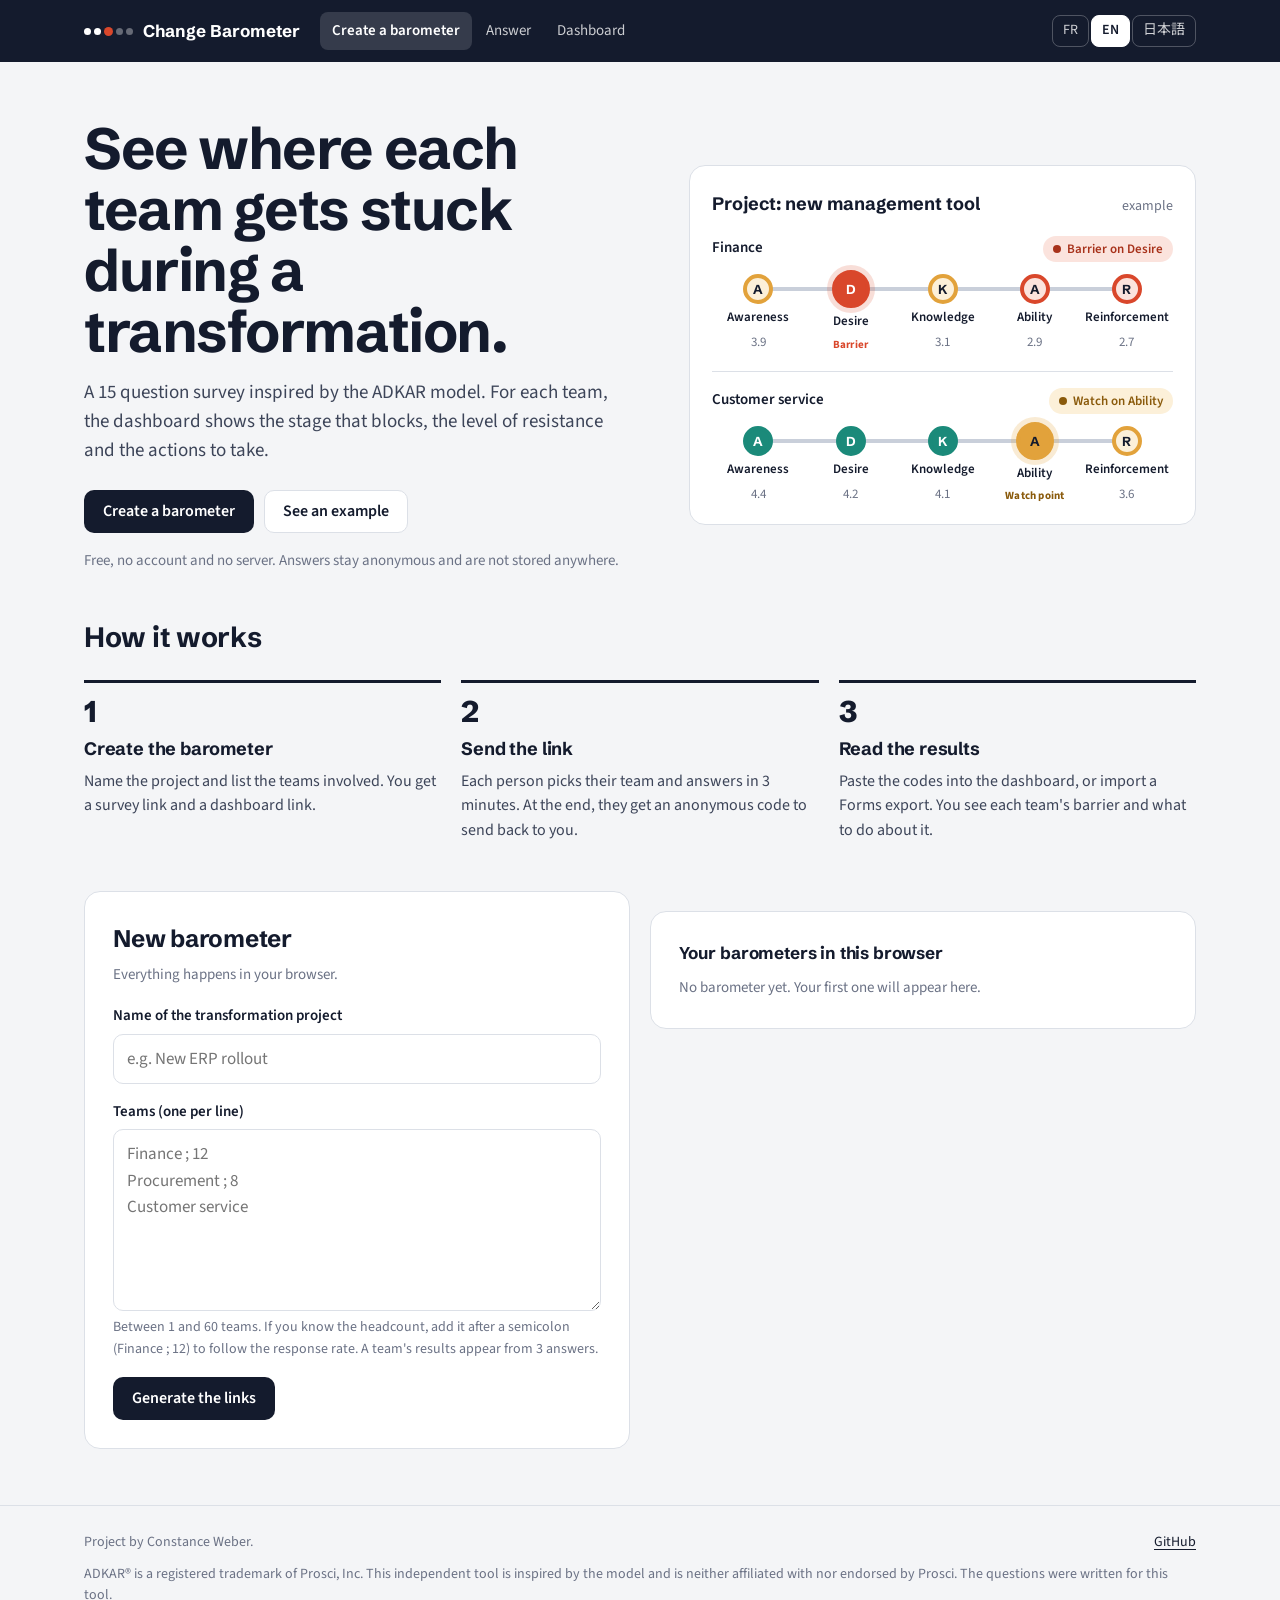
<file: index.html>
<!DOCTYPE html>
<html lang="fr">
<head>
<meta charset="utf-8">
<meta name="viewport" content="width=device-width, initial-scale=1">
<title>Change Barometer</title>
<meta name="description" content="A free ADKAR inspired survey that shows where each team is stuck during a transformation, with recommended actions. No server, no account.">
<link rel="icon" href="data:image/svg+xml,%3Csvg xmlns=%27http://www.w3.org/2000/svg%27 viewBox=%270 0 32 32%27%3E%3Crect width=%2732%27 height=%2732%27 rx=%277%27 fill=%27%23141B2D%27/%3E%3Ccircle cx=%2716%27 cy=%2716%27 r=%277%27 fill=%27%23D9472B%27/%3E%3C/svg%3E">
<link rel="preconnect" href="https://fonts.googleapis.com">
<link rel="preconnect" href="https://fonts.gstatic.com" crossorigin>
<link href="https://fonts.googleapis.com/css2?family=Noto+Sans+JP:wght@400;600;700&family=Schibsted+Grotesk:wght@600;700;800&family=Source+Sans+3:wght@400;600;700&display=swap" rel="stylesheet">
<link rel="stylesheet" href="assets/style.css">
<style>
  .hero-grid { display: grid; grid-template-columns: minmax(0, 1.1fr) minmax(0, 1fr); gap: 48px; align-items: center; }
  .demo { background: var(--surface); border: 1px solid var(--line); border-radius: var(--r-lg); padding: 24px 22px 20px; }
  .demo-head { display: flex; justify-content: space-between; align-items: baseline; gap: 12px; margin-bottom: 18px; }
  .demo-head strong { font-family: var(--display); font-size: 18px; }
  .demo-team { margin-top: 18px; padding-top: 16px; border-top: 1px solid var(--line); }
  .demo-team:first-of-type { margin-top: 0; padding-top: 0; border-top: 0; }
  .demo-team .t { font-weight: 600; font-size: 15px; margin-bottom: 8px; display: flex; justify-content: space-between; gap: 8px; }
  .steps { display: grid; grid-template-columns: repeat(3, minmax(0, 1fr)); gap: 20px; margin: 20px 0 48px; padding: 0; list-style: none; counter-reset: st; }
  .steps li { counter-increment: st; border-top: 3px solid var(--ink); padding-top: 14px; }
  .steps li::before { content: counter(st); font-family: var(--display); font-weight: 800; font-size: 30px; line-height: 1; display: block; margin-bottom: 8px; }
  .steps h3 { margin: 0 0 6px; font-size: 18px; }
  .steps p { margin: 0; color: var(--ink-2); font-size: 16px; }
  .create-grid { display: grid; grid-template-columns: minmax(0, 1fr) minmax(0, 1fr); gap: 20px; align-items: start; }
  .linkbox { display: grid; gap: 6px; margin-bottom: 18px; }
  .linkbox .row { display: flex; gap: 8px; }
  .linkbox input { flex: 1; min-width: 0; font-size: 14px; }
  .mail { white-space: pre-wrap; background: var(--paper); border-radius: var(--r-md); padding: 14px; font-size: 15px; margin: 0 0 10px; }
  .saved { list-style: none; padding: 0; margin: 10px 0 0; display: grid; gap: 8px; }
  .saved li { display: flex; justify-content: space-between; align-items: center; gap: 10px; border: 1px solid var(--line); border-radius: var(--r-md); padding: 10px 12px; }
  .saved .meta { font-size: 14px; color: var(--muted); }
  .empty { color: var(--muted); font-size: 15px; }
  .qr-row { display: grid; grid-template-columns: 120px minmax(0, 1fr); gap: 16px; align-items: center; margin: 4px 0 20px; padding: 14px; background: var(--paper); border-radius: var(--r-md); }
  .qr-box svg { width: 100%; height: auto; display: block; border-radius: 6px; }
  @media (max-width: 860px) {
    .hero-grid, .create-grid { grid-template-columns: minmax(0, 1fr); gap: 28px; }
    .steps { grid-template-columns: minmax(0, 1fr); }
  }
</style>
</head>
<body data-page="home">
<header id="nav" class="nav"></header>

<main class="wrap">
  <section class="hero hero-grid">
    <div>
      <h1 id="h1"></h1>
      <p class="lead" id="lead"></p>
      <div class="actions-row">
        <a class="btn btn-primary" href="#create" id="ctaCreate"></a>
        <a class="btn btn-secondary" href="dashboard.html#demo" id="ctaDemo"></a>
      </div>
      <p class="sub" style="margin-top:16px" id="privacy"></p>
    </div>
    <div class="demo" aria-labelledby="demoTitle">
      <div class="demo-head"><strong id="demoTitle"></strong><span class="note" id="demoNote"></span></div>
      <div id="demoTeams"></div>
    </div>
  </section>

  <h2 id="howTitle" style="font-size:28px;margin:8px 0 0"></h2>
  <ol class="steps" id="steps"></ol>

  <section id="create" class="create-grid">
    <form class="panel" id="form" novalidate>
      <h2 id="formTitle"></h2>
      <p class="sub" id="formSub" style="margin-bottom:18px"></p>
      <div class="field">
        <label for="name" id="nameLabel"></label>
        <input class="input" id="name" maxlength="120" autocomplete="off">
      </div>
      <div class="field">
        <label for="teams" id="teamsLabel"></label>
        <textarea class="input" id="teams" rows="6" style="resize:vertical"></textarea>
        <span class="note" id="teamsHint"></span>
      </div>
      <div class="error" id="formError" hidden></div>
      <div class="actions-row" style="margin-top:12px"><button class="btn btn-primary" type="submit" id="submit"></button></div>
    </form>

    <div>
      <div class="panel" id="result" hidden>
        <h2 id="resTitle"></h2>
        <p class="sub" id="resSub" style="margin-bottom:18px"></p>
        <div class="linkbox">
          <span class="label" id="surveyLabel"></span>
          <div class="row"><input class="input" id="surveyLink" readonly><button class="btn btn-secondary btn-sm" type="button" data-copy="surveyLink" id="copy1"></button></div>
        </div>
        <div class="linkbox">
          <span class="label" id="dashLabel"></span>
          <div class="row"><input class="input" id="dashLink" readonly><button class="btn btn-secondary btn-sm" type="button" data-copy="dashLink" id="copy2"></button></div>
          <span class="note" id="dashHint"></span>
        </div>
        <div class="qr-row">
          <div class="qr-box" id="qrBox" aria-hidden="true"></div>
          <div><span class="label" id="qrLabel"></span><p class="note" id="qrHint" style="margin:4px 0 10px"></p>
            <div class="actions-row"><button class="btn btn-secondary btn-sm" type="button" id="qrPng"></button><a class="btn btn-secondary btn-sm" id="posterLink" href="#" target="_blank" rel="noopener"></a></div></div>
        </div>
        <span class="label" id="mailLabel"></span>
        <pre class="mail" id="mail"></pre>
        <div class="actions-row">
          <button class="btn btn-secondary btn-sm" type="button" id="copyMail"></button>
          <a class="btn btn-secondary btn-sm" id="testSurvey" href="#" target="_blank" rel="noopener"></a>
          <a class="btn btn-quiet btn-sm" id="openDash" href="#"></a>
        </div>
      </div>
      <div class="panel" id="savedPanel">
        <h3 id="savedTitle"></h3>
        <ul class="saved" id="saved"></ul>
      </div>
    </div>
  </section>
</main>

<footer id="footer" class="site"></footer>

<script src="assets/core.js"></script>
<script src="assets/page.js"></script>
<script src="assets/qr.js"></script>
<script>
(function () {
  const T = {
    fr: {
      title: "Baromètre du changement",
      h1: "Voyez où chaque équipe décroche pendant une transformation.",
      lead: "Un sondage de 15 questions inspiré du modèle ADKAR. Pour chaque équipe, le tableau de bord montre l'étape qui bloque, le niveau de résistance et les actions à lancer.",
      create: "Créer un baromètre", demo: "Voir un exemple",
      privacy: "Gratuit, sans compte et sans serveur. Les réponses restent anonymes et ne sont stockées nulle part.",
      demoTitle: "Projet : nouvel outil de gestion", demoNote: "exemple",
      demoTeams: [["Finance", "Bloquant sur Envie"], ["Service client", "À surveiller sur Capacité"]],
      stop: "Blocage", watchpt: "Point d'attention",
      how: "Comment ça marche",
      steps: [
        ["Créez le baromètre", "Donnez un nom au projet et listez les équipes concernées. Vous obtenez un lien de sondage et un lien de tableau de bord."],
        ["Envoyez le lien", "Chaque personne choisit son équipe et répond en 3 minutes. À la fin, elle reçoit un code anonyme à vous renvoyer."],
        ["Lisez les résultats", "Collez les codes dans le tableau de bord, ou importez un export Forms. Vous voyez le blocage de chaque équipe et quoi faire."],
      ],
      formTitle: "Nouveau baromètre", formSub: "Tout se fait dans votre navigateur.",
      name: "Nom du projet de transformation", namePh: "Ex. Déploiement du nouvel ERP",
      teams: "Équipes (une par ligne)", teamsPh: "Finance ; 12\nAchats ; 8\nService client",
      teamsHint: "Entre 1 et 60 équipes. Si vous connaissez l'effectif, ajoutez-le après un point-virgule (Finance ; 12) pour suivre le taux de réponse. Les résultats d'une équipe s'affichent à partir de 3 réponses.", qrLabel: "QR code du sondage", qrHint: "Pour les équipes sans mail : à afficher en réunion ou sur une affiche.", qrPng: "Télécharger le QR code", poster: "Imprimer une affiche",
      submit: "Générer les liens",
      errName: "Indiquez le nom du projet.", errTeams: "Ajoutez au moins une équipe.", errMany: "60 équipes au maximum.",
      resTitle: "Votre baromètre est prêt", resSub: "Gardez le lien du tableau de bord pour vous. Le baromètre est aussi enregistré dans ce navigateur.",
      surveyLink: "Lien du sondage à envoyer aux équipes", dashLink: "Lien du tableau de bord (pour vous)",
      dashHint: "Le tableau de bord ne contient aucune réponse tant que vous n'y collez pas les codes reçus.",
      mail: "Message à copier", copy: "Copier", copied: "Copié", copyMail: "Copier le message", openDash: "Ouvrir le tableau de bord", test: "Tester le sondage", answers: (k) => `${k} réponse${k > 1 ? "s" : ""} reçue${k > 1 ? "s" : ""}`,
      mailText: (n, url) => `Objet : 3 minutes pour nous aider sur le projet ${n}\n\nBonjour,\n\nNous voulons savoir comment vous vivez le projet ${n}, pour adapter l'accompagnement à votre équipe.\n\nLe questionnaire prend 3 minutes et il est anonyme : ${url}\n\nÀ la fin, un code s'affiche. Il suffit de me le renvoyer par retour de mail. Il ne contient ni votre nom ni votre adresse.\n\nMerci beaucoup !`,
      saved: "Vos baromètres sur ce navigateur", none: "Aucun baromètre pour l'instant. Le premier apparaîtra ici.",
      teamsCount: (k) => `${k} équipe${k > 1 ? "s" : ""}`, open: "Ouvrir", code: "code", remove: "Retirer", removed: "Baromètre retiré de cette liste",
    },
    en: {
      title: "Change Barometer",
      h1: "See where each team gets stuck during a transformation.",
      lead: "A 15 question survey inspired by the ADKAR model. For each team, the dashboard shows the stage that blocks, the level of resistance and the actions to take.",
      create: "Create a barometer", demo: "See an example",
      privacy: "Free, no account and no server. Answers stay anonymous and are not stored anywhere.",
      demoTitle: "Project: new management tool", demoNote: "example",
      demoTeams: [["Finance", "Barrier on Desire"], ["Customer service", "Watch on Ability"]],
      stop: "Barrier", watchpt: "Watch point",
      how: "How it works",
      steps: [
        ["Create the barometer", "Name the project and list the teams involved. You get a survey link and a dashboard link."],
        ["Send the link", "Each person picks their team and answers in 3 minutes. At the end, they get an anonymous code to send back to you."],
        ["Read the results", "Paste the codes into the dashboard, or import a Forms export. You see each team's barrier and what to do about it."],
      ],
      formTitle: "New barometer", formSub: "Everything happens in your browser.",
      name: "Name of the transformation project", namePh: "e.g. New ERP rollout",
      teams: "Teams (one per line)", teamsPh: "Finance ; 12\nProcurement ; 8\nCustomer service",
      teamsHint: "Between 1 and 60 teams. If you know the headcount, add it after a semicolon (Finance ; 12) to follow the response rate. A team's results appear from 3 answers.", qrLabel: "Survey QR code", qrHint: "For teams without email: show it in a meeting or on a poster.", qrPng: "Download the QR code", poster: "Print a poster",
      submit: "Generate the links",
      errName: "Enter the project name.", errTeams: "Add at least one team.", errMany: "60 teams at most.",
      resTitle: "Your barometer is ready", resSub: "Keep the dashboard link for yourself. The barometer is also saved in this browser.",
      surveyLink: "Survey link to send to the teams", dashLink: "Dashboard link (for you)",
      dashHint: "The dashboard holds no answers until you paste in the codes you receive.",
      mail: "Message to copy", copy: "Copy", copied: "Copied", copyMail: "Copy the message", openDash: "Open the dashboard", test: "Try the survey", answers: (k) => `${k} answer${k > 1 ? "s" : ""} received`,
      mailText: (n, url) => `Subject: 3 minutes to help us with ${n}\n\nHello,\n\nWe would like to know how you are experiencing the ${n} project, so we can adapt the support to your team.\n\nThe survey takes 3 minutes and is anonymous: ${url}\n\nAt the end, a code appears. Just reply to this email with it. It contains neither your name nor your email address.\n\nThank you!`,
      saved: "Your barometers in this browser", none: "No barometer yet. Your first one will appear here.",
      teamsCount: (k) => `${k} team${k > 1 ? "s" : ""}`, open: "Open", code: "code", remove: "Remove", removed: "Barometer removed from this list",
    },
    ja: {
      title: "チェンジ・バロメーター",
      h1: "変革のなかで、どのチームがどこでつまずいているかが見える。",
      lead: "ADKARモデルを参考にした15問のアンケートです。チームごとに、障壁となっている段階、抵抗の度合い、取るべき施策をダッシュボードで示します。",
      create: "バロメーターを作成", demo: "サンプルを見る",
      privacy: "無料、アカウント不要、サーバーなし。回答は匿名で、どこにも保存されません。",
      demoTitle: "プロジェクト：新しい管理ツール", demoNote: "サンプル",
      demoTeams: [["経理", "意欲が障壁"], ["カスタマーサービス", "能力が要注意"]],
      stop: "障壁", watchpt: "要注意",
      how: "使い方",
      steps: [
        ["バロメーターを作成", "プロジェクト名と対象チームを入力すると、アンケート用リンクとダッシュボード用リンクが発行されます。"],
        ["リンクを送る", "回答者はチームを選び、3分で回答します。最後に表示される匿名コードを返信してもらいます。"],
        ["結果を読む", "コードをダッシュボードに貼り付けるか、Formsのエクスポートを取り込みます。各チームの障壁と打ち手がわかります。"],
      ],
      formTitle: "新しいバロメーター", formSub: "すべてブラウザ内で完結します。",
      name: "変革プロジェクト名", namePh: "例：新ERPの導入",
      teams: "チーム（1行に1つ）", teamsPh: "経理 ; 12\n購買 ; 8\nカスタマーサービス",
      teamsHint: "1〜60チーム。人数がわかる場合はセミコロンの後に入力すると（経理 ; 12）回答率を確認できます。各チームの結果は回答が3件以上集まると表示されます。", qrLabel: "アンケートのQRコード", qrHint: "メールを使わないチーム向け：会議やポスターで表示してください。", qrPng: "QRコードをダウンロード", poster: "ポスターを印刷",
      submit: "リンクを発行",
      errName: "プロジェクト名を入力してください。", errTeams: "チームを1つ以上追加してください。", errMany: "チームは60までです。",
      resTitle: "バロメーターの準備ができました", resSub: "ダッシュボード用リンクはご自身で保管してください。このブラウザにも保存されています。",
      surveyLink: "チームに送るアンケート用リンク", dashLink: "ダッシュボード用リンク（ご自身用）",
      dashHint: "受け取ったコードを貼り付けるまで、ダッシュボードに回答は含まれません。",
      mail: "コピー用メッセージ", copy: "コピー", copied: "コピーしました", copyMail: "メッセージをコピー", openDash: "ダッシュボードを開く", test: "アンケートを試す", answers: (k) => `回答${k}件`,
      mailText: (n, url) => `件名：「${n}」に関する3分間のアンケートのお願い\n\nお疲れさまです。\n\n「${n}」について皆さんがどう感じているかを把握し、チームに合ったサポートを行うためのアンケートです。\n\n所要時間は3分、匿名です：${url}\n\n最後に表示されるコードを、このメールへの返信でお送りください。コードにはお名前もメールアドレスも含まれません。\n\nご協力よろしくお願いいたします。`,
      saved: "このブラウザのバロメーター", none: "まだバロメーターはありません。作成するとここに表示されます。",
      teamsCount: (k) => `${k}チーム`, open: "開く", code: "コード", remove: "削除", removed: "一覧から削除しました",
    },
  };

  const KEY = "cb-surveys-v1";
  const load = () => { try { return JSON.parse(localStorage.getItem(KEY)) || []; } catch (e) { return []; } };
  const store = (list) => { try { localStorage.setItem(KEY, JSON.stringify(list.slice(0, 30))); } catch (e) { /* ignore */ } };
  const $ = (id) => document.getElementById(id);
  let current = null;

  const urlFor = (page, token) => new URL(page, location.href).href.split("#")[0] + "#s=" + token;

  // Demo lines in the hero: fixed example scores
  const DEMO = [
    { A: 3.9, D: 2.6, K: 3.1, B: 2.9, R: 2.7 },
    { A: 4.4, D: 4.2, K: 4.1, B: 3.4, R: 3.6 },
  ];
  function lineHtml(scores, lang, t) {
    const bp = CB.barrierPoint(scores);
    return `<div class="line">${CB.STAGES.map((s) => {
      const st = CB.statusOf(scores[s]);
      const stop = bp && bp.stage === s;
      return `<div class="station${stop ? " stop" : ""}${stop && bp.kind === "watch" ? " watchpt" : ""}" data-s="${st}">
        <span class="dot">${s === "B" ? "A" : s}</span>
        <span class="name">${CB.esc(CB.STAGE_NAMES[lang][s])}</span>
        ${stop ? `<span class="stop-label">${CB.esc(bp.kind === "watch" ? t.watchpt : t.stop)}</span>` : `<span class="score">${scores[s].toFixed(1)}</span>`}
      </div>`;
    }).join("")}</div>`;
  }

  const count = (id) => { try { return CB.countCodes(localStorage.getItem("cb-codes-" + id) || "", id); } catch (e) { return 0; } };

  function renderSaved(t) {
    const list = load();
    $("saved").innerHTML = list.length ? list.map((s, i) => `<li>
      <div><strong>${CB.esc(s.name)}</strong><div class="meta">${CB.esc(t.teamsCount(s.teams.length))}, ${CB.esc(t.answers(count(s.id)))}</div></div>
      <div class="actions-row"><a class="btn btn-secondary btn-sm" href="${CB.esc(urlFor("dashboard.html", s.token))}">${CB.esc(t.open)}</a>
      <button class="btn btn-quiet btn-sm" type="button" data-rm="${i}">${CB.esc(t.remove)}</button></div></li>`).join("")
      : `<li class="empty" style="border:0;padding:0">${CB.esc(t.none)}</li>`;
    $("saved").querySelectorAll("[data-rm]").forEach((b) => b.addEventListener("click", () => {
      const l = load(); l.splice(Number(b.dataset.rm), 1); store(l); renderSaved(T[Page.lang]); Page.toast(T[Page.lang].removed);
    }));
  }

  function renderResult(t) {
    if (!current) return;
    const s = urlFor("survey.html", current.token);
    const d = urlFor("dashboard.html", current.token);
    $("surveyLink").value = s; $("dashLink").value = d; $("openDash").href = d; $("testSurvey").href = s; $("posterLink").href = "poster.html#s=" + current.token;
    if ($("qrBox").dataset.url !== s) { current.qr = QR.encode(s, "M"); $("qrBox").innerHTML = QR.toSvg(current.qr, 2); $("qrBox").dataset.url = s; }
    $("mail").textContent = t.mailText(current.name, s);
    $("result").hidden = false;
  }

  function render(lang) {
    const t = T[lang];
    document.title = t.title;
    const set = (id, v) => { $(id).textContent = v; };
    set("h1", t.h1); set("lead", t.lead); set("ctaCreate", t.create); set("ctaDemo", t.demo); set("privacy", t.privacy);
    set("demoTitle", t.demoTitle); set("demoNote", t.demoNote); set("howTitle", t.how);
    $("demoTeams").innerHTML = DEMO.map((sc, i) => `<div class="demo-team"><div class="t"><span>${CB.esc(t.demoTeams[i][0])}</span>
      <span class="pill pill-${CB.barrierPoint(sc).kind}">${CB.esc(t.demoTeams[i][1])}</span></div>${lineHtml(sc, lang, t)}</div>`).join("");
    $("steps").innerHTML = t.steps.map(([h, p]) => `<li><h3>${CB.esc(h)}</h3><p>${CB.esc(p)}</p></li>`).join("");
    set("formTitle", t.formTitle); set("formSub", t.formSub); set("nameLabel", t.name); set("teamsLabel", t.teams);
    $("name").placeholder = t.namePh; $("teams").placeholder = t.teamsPh; set("teamsHint", t.teamsHint); set("submit", t.submit);
    set("resTitle", t.resTitle); set("resSub", t.resSub); set("surveyLabel", t.surveyLink); set("dashLabel", t.dashLink);
    set("dashHint", t.dashHint); set("mailLabel", t.mail); set("copy1", t.copy); set("copy2", t.copy);
    set("copyMail", t.copyMail); set("qrLabel", t.qrLabel); set("qrHint", t.qrHint); set("qrPng", t.qrPng); set("posterLink", t.poster); set("openDash", t.openDash); set("testSurvey", t.test); set("savedTitle", t.saved);
    if (!$("formError").hidden && $("formError").dataset.key) set("formError", t[$("formError").dataset.key]);
    renderResult(t);
    renderSaved(t);
  }

  $("form").addEventListener("submit", (e) => {
    e.preventDefault();
    const t = T[Page.lang];
    const name = $("name").value.trim();
    const sizes = {};
    const teams = [...new Set($("teams").value.split(/\r?\n/).map((x) => {
      const m = x.trim().match(/^(.*?)\s*[;\t]\s*(\d{1,5})\s*$/);
      if (!m) return x.trim().replace(/\s*;\s*$/, "");
      const name = m[1].trim().slice(0, 60);
      if (name && Number(m[2]) > 0) sizes[name] = Number(m[2]);
      return name;
    }).filter(Boolean))];
    const err = !name ? "errName" : !teams.length ? "errTeams" : teams.length > 60 ? "errMany" : null;
    if (err) {
      $("formError").textContent = t[err]; $("formError").dataset.key = err; $("formError").hidden = false;
      $(err === "errName" ? "name" : "teams").focus();
      return;
    }
    $("formError").hidden = true;
    const survey = { id: CB.randomId(), name, teams: teams.map((x) => x.slice(0, 60)) };
    current = { ...survey, token: CB.encodeSurvey(survey) };
    const list = load(); list.unshift({ id: current.id, name: current.name, teams: current.teams, token: current.token }); store(list);
    try { if (Object.keys(sizes).length) localStorage.setItem("cb-state-" + survey.id, JSON.stringify({ sizes, plan: {} })); } catch (e) { /* ignore */ }
    render(Page.lang);
    $("result").scrollIntoView({ block: "start" });
  });

  document.querySelectorAll("[data-copy]").forEach((b) => b.addEventListener("click", () => Page.copy($(b.dataset.copy).value, T[Page.lang].copied)));
  $("qrPng").addEventListener("click", () => {
    const a = document.createElement("a");
    a.href = QR.toCanvas(current.qr, 12, 4).toDataURL("image/png");
    a.download = current.name.replace(/[^\w\u00C0-\u024F\u3040-\u30FF\u4E00-\u9FFF-]+/g, "_") + "_qr.png";
    document.body.appendChild(a); a.click(); a.remove();
  });
  $("copyMail").addEventListener("click", () => Page.copy($("mail").textContent, T[Page.lang].copied));

  Page.start(render);
})();
</script>
</body>
</html>
</file>
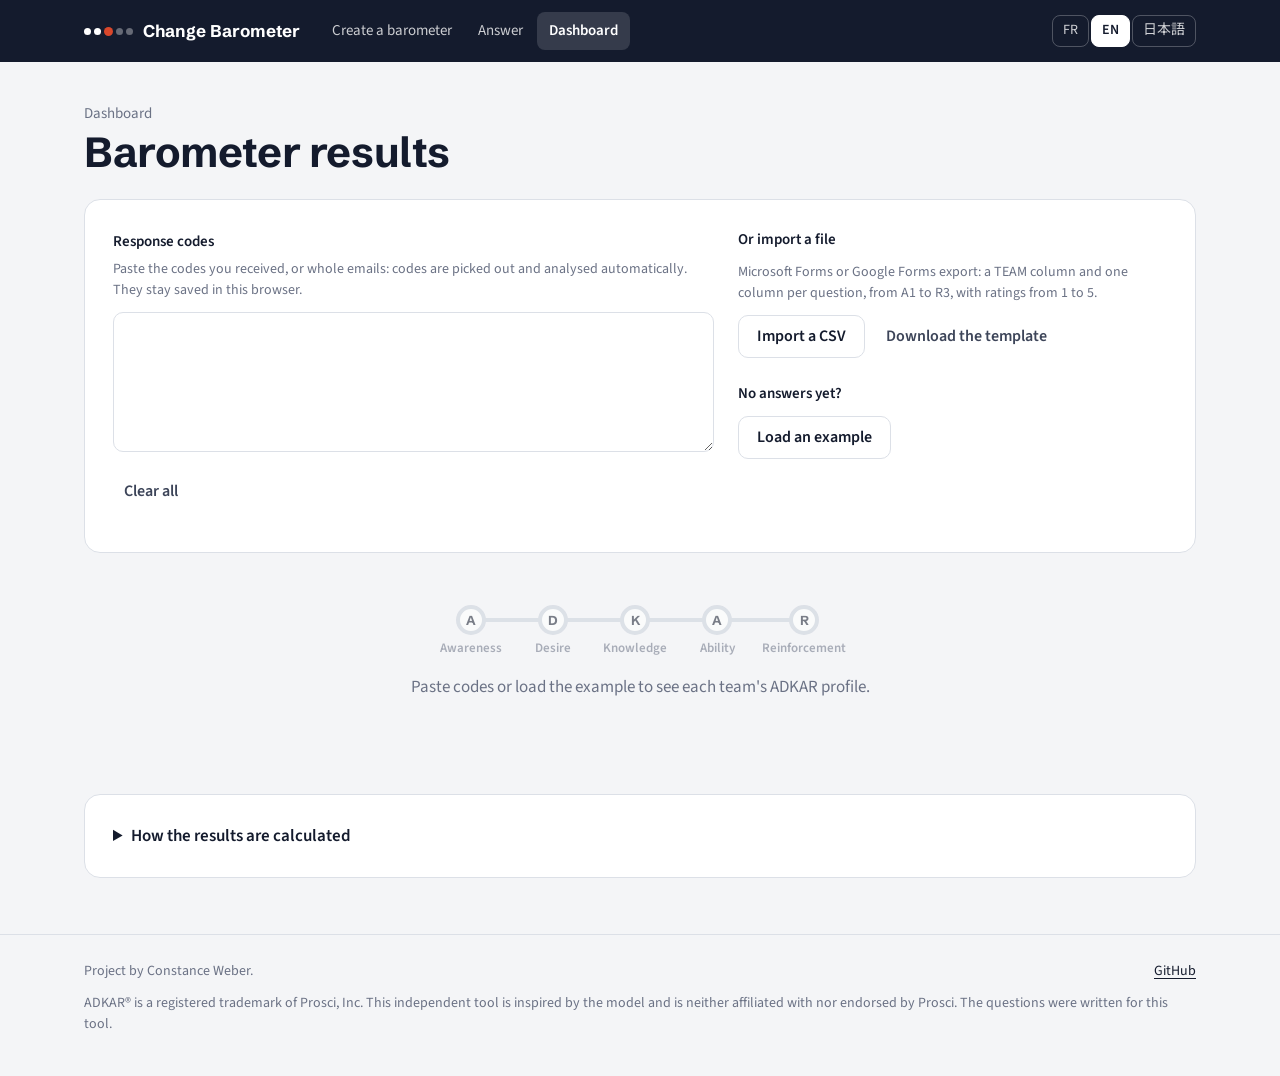
<file: dashboard.html>
<!DOCTYPE html>
<html lang="fr">
<head>
<meta charset="utf-8">
<meta name="viewport" content="width=device-width, initial-scale=1">
<title>Change Barometer</title>
<link rel="icon" href="data:image/svg+xml,%3Csvg xmlns=%27http://www.w3.org/2000/svg%27 viewBox=%270 0 32 32%27%3E%3Crect width=%2732%27 height=%2732%27 rx=%277%27 fill=%27%23141B2D%27/%3E%3Ccircle cx=%2716%27 cy=%2716%27 r=%277%27 fill=%27%23D9472B%27/%3E%3C/svg%3E">
<link rel="preconnect" href="https://fonts.googleapis.com">
<link rel="preconnect" href="https://fonts.gstatic.com" crossorigin>
<link href="https://fonts.googleapis.com/css2?family=Noto+Sans+JP:wght@400;600;700&family=Schibsted+Grotesk:wght@600;700;800&family=Source+Sans+3:wght@400;600;700&display=swap" rel="stylesheet">
<link rel="stylesheet" href="assets/style.css">
<link rel="stylesheet" href="assets/report.css">
<style>
  .d-head { padding: 40px 0 24px; display: flex; justify-content: space-between; align-items: flex-end; gap: 20px; flex-wrap: wrap; }
  .d-head h1 { font-size: clamp(28px, 4vw, 42px); margin: 4px 0 0; line-height: 1.1; }
  .input-grid { display: grid; grid-template-columns: minmax(0, 1.4fr) minmax(0, 1fr); gap: 24px; }
  .or { display: grid; gap: 10px; align-content: start; }
  .file-btn input { position: absolute; opacity: 0; width: 1px; height: 1px; }
  .report { display: flex; flex-wrap: wrap; gap: 8px; margin-top: 14px; }
  .summary { margin: 28px 0 14px; font-size: 19px; color: var(--ink-2); max-width: 70ch; }
  .summary strong { color: var(--ink); }
  .legend { display: flex; gap: 8px; flex-wrap: wrap; margin-bottom: 12px; }
  .heat-wrap { position: relative; overflow-x: auto; background: var(--surface); border: 1px solid var(--line); border-radius: var(--r-lg); }
  table.heat { border-collapse: separate; border-spacing: 0; width: 100%; min-width: 720px; font-size: 15px; }
  .heat th, .heat td { padding: 12px 10px; text-align: center; border-bottom: 1px solid var(--line); }
  .heat thead th { font-size: 13px; font-weight: 600; color: var(--muted); vertical-align: bottom; line-height: 1.2; }
  .heat th[scope="row"] { text-align: left; font-weight: 600; white-space: nowrap; padding-left: 18px; }
  .heat th[scope="row"] .n { display: block; font-weight: 400; font-size: 13px; color: var(--muted); }
  .heat tr:last-child > * { border-bottom: 0; }
  .heat tr.all > * { background: #FAFBFC; }
  .cell { display: inline-grid; place-items: center; width: 54px; height: 38px; border-radius: 8px; font-weight: 700; font-variant-numeric: tabular-nums; }
  .cell.ok { background: var(--ok); color: #fff; }
  .cell.watch { background: var(--watch-soft); color: #7A4F08; box-shadow: inset 0 0 0 2px var(--watch); }
  .cell.barrier { background: var(--barrier); color: #fff; }
  .cell.first { outline: 3px solid var(--ink); outline-offset: 2px; }
  .cell.none { background: var(--none); color: var(--muted); font-weight: 400; }
  .teams { display: grid; grid-template-columns: repeat(2, minmax(0, 1fr)); gap: 20px; margin-top: 28px; }
  .team { background: var(--surface); border: 1px solid var(--line); border-radius: var(--r-lg); padding: 24px; break-inside: avoid; }
  .team-head { display: flex; justify-content: space-between; align-items: flex-start; gap: 12px; margin-bottom: 20px; }
  .team-head h3 { margin: 0; font-size: 22px; }
  .team-head .note { display: block; }
  .idx { text-align: right; }
  .idx b { font-family: var(--display); font-size: 30px; line-height: 1; display: block; }
  .facts { display: flex; flex-wrap: wrap; gap: 8px 18px; margin: 20px 0 14px; font-size: 15px; }
  .facts span { color: var(--muted); }
  .facts strong { font-weight: 600; }
  .verdict { font-size: 16px; margin: 0 0 12px; }
  .todo { margin: 0; padding-left: 20px; display: grid; gap: 6px; font-size: 15px; color: var(--ink-2); }
  .waiting { list-style: none; padding: 0; margin: 10px 0 0; display: flex; flex-wrap: wrap; gap: 8px; }
  .waiting li { background: var(--surface); border: 1px dashed var(--rail); border-radius: 999px; padding: 6px 14px; font-size: 14px; }
  .empty-state { text-align: center; padding: 48px 20px; color: var(--muted); }
  .empty-state .line { max-width: 420px; margin: 0 auto 18px; opacity: .55; }
  .method { margin-top: 28px; }
  .collapsed-bar { display: none; align-items: center; justify-content: space-between; gap: 12px; flex-wrap: wrap; }
  #inputPanel.collapsed { padding: 16px 22px; }
  #inputPanel.collapsed .input-grid, #inputPanel.collapsed .report { display: none; }
  #inputPanel.collapsed .collapsed-bar { display: flex; }
  .heat th[scope="row"] a { color: inherit; text-decoration: none; }
  .heat th[scope="row"] a:hover { text-decoration: underline; }
  .team { scroll-margin-top: 80px; }
  .team.flash { box-shadow: 0 0 0 3px var(--ink); transition: box-shadow .3s; }
  .detail { margin-top: 16px; border-top: 1px solid var(--line); padding-top: 12px; }
  .detail summary { cursor: pointer; font-weight: 600; font-size: 15px; }
  .qrows { list-style: none; padding: 0; margin: 6px 0 0; display: grid; gap: 8px; }
  .qrow { display: grid; grid-template-columns: minmax(0, 1fr) 90px 30px; gap: 10px; align-items: center; font-size: 14px; color: var(--ink-2); }
  .qstage { margin: 14px 0 0; font-size: 13px; font-weight: 700; color: var(--muted); }
  .qrows + .qstage { margin-top: 12px; }
  .qrow .st { font-family: var(--display); font-weight: 700; font-size: 12px; color: var(--muted); }
  .qrow .bar { height: 8px; background: var(--none); border-radius: 4px; overflow: hidden; }
  .qrow .bar i { display: block; height: 100%; border-radius: 4px; }
  .qrow b { font-variant-numeric: tabular-nums; text-align: right; color: var(--ink); }
  .qrow.low { color: var(--ink); font-weight: 600; }
  .saved-list { list-style: none; padding: 0; margin: 16px auto 0; max-width: 520px; display: grid; gap: 8px; text-align: left; }
  .saved-list a { display: flex; justify-content: space-between; gap: 12px; background: var(--surface); border: 1px solid var(--line); border-radius: var(--r-md); padding: 12px 16px; text-decoration: none; color: var(--ink); font-weight: 600; }
  .saved-list a:hover { border-color: var(--ink); }
  .saved-list span { color: var(--muted); font-weight: 400; font-size: 14px; }
  .method summary { cursor: pointer; font-weight: 600; }
  .method p, .method li { color: var(--ink-2); font-size: 15px; }

  /* Response tracking */
  .collect { position: relative; margin-top: 28px; background: var(--surface); border: 1px solid var(--line); border-radius: var(--r-lg); padding: 22px 24px; }
  .collect-head { display: flex; justify-content: space-between; align-items: baseline; gap: 12px; flex-wrap: wrap; }
  .collect h2, .plan-section h2 { font-size: 20px; margin: 0 0 4px; }
  .collect-rows { display: grid; gap: 8px; }
  .crow { display: grid; grid-template-columns: minmax(0, 1.2fr) minmax(0, 2fr) 150px 110px; gap: 14px; align-items: center; font-size: 15px; }
  .cname { font-weight: 600; overflow: hidden; text-overflow: ellipsis; white-space: nowrap; }
  .cbar { height: 10px; background: var(--none); border-radius: 5px; overflow: hidden; }
  .cbar i { display: block; height: 100%; background: var(--rail); border-radius: 5px; transition: width .2s; }
  .cbar i.ok { background: var(--ok); } .cbar i.watch { background: var(--watch); } .cbar i.barrier { background: var(--barrier); }
  .crate { color: var(--ink-2); font-variant-numeric: tabular-nums; }
  .input-sm { padding: 7px 10px; font-size: 14px; }
  /* Action picks and plan */
  .picks { list-style: none; padding: 0; margin: 0; display: grid; gap: 4px; }
  .pick { display: grid; grid-template-columns: 20px 1fr; gap: 10px; align-items: start; padding: 6px 8px; margin: 0 -8px; border-radius: 8px; cursor: pointer; font-size: 15px; color: var(--ink-2); }
  .pick:hover { background: var(--paper); }
  .pick input { width: 18px; height: 18px; margin: 2px 0 0; accent-color: var(--ink); }
  .pick input:checked + span { color: var(--ink); font-weight: 600; }
  .custom-add { display: flex; gap: 8px; margin-top: 10px; }
  .custom-add input { flex: 1; min-width: 0; }
  .plan-section { margin-top: 36px; }
  .plan-head { display: flex; justify-content: space-between; align-items: center; gap: 12px; flex-wrap: wrap; margin-bottom: 12px; }
  table.plan-table { width: 100%; border-collapse: collapse; font-size: 15px; min-width: 680px; }
  .plan-table th { text-align: left; font-size: 13px; color: var(--muted); font-weight: 600; padding: 12px 14px; border-bottom: 1px solid var(--line); }
  .plan-table td { padding: 10px 14px; border-bottom: 1px solid var(--line); vertical-align: middle; }
  .plan-table tr:last-child td { border-bottom: 0; }
  .plan-table td .n { display: block; font-size: 13px; color: var(--muted); }
  .plan-table td:nth-child(3) { width: 180px; } .plan-table td:nth-child(4) { width: 160px; }
  /* Share dialog */
  .dlg { border: 0; border-radius: var(--r-lg); padding: 24px; width: min(640px, calc(100vw - 32px)); color: var(--ink); }
  .dlg::backdrop { background: rgba(20, 27, 45, .5); }
  .dlg-head { display: flex; justify-content: space-between; align-items: center; margin-bottom: 14px; }
  .dlg-head h2 { margin: 0; font-size: 22px; }
  .share-grid { display: grid; grid-template-columns: 200px minmax(0, 1fr); gap: 22px; align-items: start; }
  .qr-box svg { width: 100%; height: auto; display: block; border: 1px solid var(--line); border-radius: var(--r-md); }
  .linkrow { display: flex; gap: 8px; } .linkrow input { flex: 1; min-width: 0; }
  /* Presentation */
  .deck { position: fixed; inset: 0; z-index: 100; background: var(--paper); display: grid; grid-template-rows: 1fr auto; }
  body.deck-open { overflow: hidden; }
  .deck-stage { overflow: auto; padding: 5vh 7vw 2vh; }
  .deck-bar { display: flex; justify-content: space-between; align-items: center; gap: 12px; padding: 12px 24px; border-top: 1px solid var(--line); background: var(--surface); font-variant-numeric: tabular-nums; color: var(--muted); }
  .slide { max-width: 1200px; margin: 0 auto; }
  .slide h2 { font-size: clamp(32px, 4.2vw, 60px); margin: 0 0 3vh; line-height: 1.05; }
  .slide h3 { font-size: clamp(18px, 1.6vw, 24px); margin: 4vh 0 1.5vh; }
  .slide ul { font-size: clamp(18px, 1.7vw, 26px); line-height: 1.45; padding-left: 1.2em; margin: 0; display: grid; gap: .5em; }
  .slide-kicker { color: var(--muted); font-size: clamp(14px, 1.2vw, 18px); margin: 0 0 6px; }
  .slide-summary { font-size: clamp(18px, 1.8vw, 28px); color: var(--ink-2); max-width: 46ch; margin: 0 0 4vh; }
  .slide-head { display: flex; justify-content: space-between; align-items: flex-start; gap: 24px; }
  .slide-idx { text-align: right; } .slide-idx b { display: block; font-family: var(--display); font-size: clamp(48px, 6vw, 96px); line-height: 1; }
  .slide-idx span { color: var(--muted); }
  .slide-verdict { font-size: clamp(20px, 2vw, 30px); margin: 4vh 0 0; max-width: 50ch; }
  .slide .line { transform-origin: left top; }
  .slide > .line .dot { width: 54px; height: 54px; font-size: 20px; border-width: 6px; }
  .slide > .line .station.stop .dot { width: 66px; height: 66px; }
  .slide > .line::before { top: 27px; height: 6px; }
  .slide > .line .name { font-size: clamp(14px, 1.3vw, 20px); } .slide > .line .score { font-size: clamp(14px, 1.2vw, 18px); }
  .slide > .line .stop-label { font-size: 14px; }
  .slide-teams { display: grid; grid-template-columns: repeat(2, minmax(0, 1fr)); gap: 3vh 4vw; }
  .mini-name { font-weight: 700; font-size: clamp(16px, 1.4vw, 22px); display: block; margin-bottom: 8px; }
  .slide-plan { width: 100%; border-collapse: collapse; font-size: clamp(15px, 1.3vw, 20px); }
  .slide-plan th, .slide-plan td { text-align: left; padding: 10px 12px; border-bottom: 1px solid var(--line); }
  .slide-plan th { color: var(--muted); font-size: .8em; }
  @media (max-width: 860px) {
    .crow { grid-template-columns: minmax(0, 1fr) 100px; }
    .crow .cbar { grid-column: 1 / -1; grid-row: 2; }
    .crow .crate { grid-column: 1; grid-row: 3; font-size: 14px; }
    .crow .csize { grid-column: 2; grid-row: 1 / span 1; }
    .crow { padding-bottom: 8px; border-bottom: 1px solid var(--line); }
    .share-grid { grid-template-columns: minmax(0, 1fr); } .qr-box { max-width: 220px; }
    .slide-teams { grid-template-columns: minmax(0, 1fr); }
  }
  @media print {
    .collect { border: 0; padding: 0; }
    .crow { grid-template-columns: minmax(0, 1fr) minmax(0, 2fr) 160px; }
    .plan-table input { display: none; }
    table.plan-table { min-width: 0; }
    .deck, .dlg { display: none !important; }
  }
  @media (max-width: 860px) {
    .input-grid, .teams { grid-template-columns: minmax(0, 1fr); }
  }
  @media print {
    .teams { grid-template-columns: 1fr 1fr; gap: 10px; }
    .team { border: 1px solid var(--line); padding: 12px; }
    .heat-wrap { border: 0; overflow: visible; }
    table.heat { min-width: 0; }
    .cell { -webkit-print-color-adjust: exact; print-color-adjust: exact; }
    .station .dot, .pill { -webkit-print-color-adjust: exact; print-color-adjust: exact; }
    .method { display: none; }
  }
</style>
</head>
<body data-page="dash" class="has-report">
<header id="nav" class="nav"></header>

<main class="wrap">
  <div class="d-head">
    <div><p class="sub" id="kicker"></p><h1 id="title"></h1></div>
    <div class="actions-row no-print" id="exports" hidden>
      <button class="btn btn-secondary btn-sm" type="button" id="shareBtn"></button>
      <button class="btn btn-secondary btn-sm" type="button" id="csvOut"></button>
      <button class="btn btn-secondary btn-sm" type="button" id="printOut"></button>
      <button class="btn btn-primary btn-sm" type="button" id="presentBtn"></button>
    </div>
  </div>
  <p class="print-only note" id="printDate"></p>

  <section class="panel no-print" id="inputPanel">
    <div class="collapsed-bar"><span id="loaded"></span><button class="btn btn-secondary btn-sm" type="button" id="expand"></button></div>
    <div class="input-grid">
      <div>
        <label class="label" for="codes" id="codesLabel"></label>
        <p class="note" id="codesHint" style="margin:4px 0 10px"></p>
        <textarea class="textarea" id="codes" spellcheck="false" autocomplete="off"></textarea>
        <div class="actions-row" style="margin-top:12px">
          <button class="btn btn-quiet" type="button" id="clear"></button>
        </div>
      </div>
      <div class="or">
        <span class="label" id="csvLabel"></span>
        <p class="note" id="csvHint" style="margin:0"></p>
        <div class="actions-row">
          <label class="btn btn-secondary file-btn"><input type="file" id="csvFile" accept=".csv,text/csv"><span id="csvBtn"></span></label>
          <button class="btn btn-quiet" type="button" id="tpl"></button>
        </div>
        <span class="label" style="margin-top:14px" id="demoLabel"></span>
        <div><button class="btn btn-secondary" type="button" id="demo"></button></div>
        <div id="backupBox" style="margin-top:14px">
          <span class="label" id="backupLabel"></span>
          <p class="note" id="backupHint" style="margin:4px 0 10px"></p>
          <div class="actions-row">
            <button class="btn btn-secondary btn-sm" type="button" id="backupDl"></button>
            <label class="btn btn-quiet btn-sm file-btn"><input type="file" id="backupFile" accept=".json,application/json"><span id="backupUpLabel"></span></label>
          </div>
        </div>
      </div>
    </div>
    <div class="report" id="report" aria-live="polite"></div>
  </section>

  <section id="results" aria-live="polite"></section>

  <details class="method panel no-print">
    <summary id="mTitle"></summary>
    <div id="mBody"></div>
  </details>
</main>

<footer id="footer" class="site"></footer>

<dialog id="shareDlg" class="dlg" aria-labelledby="shareTitle">
  <div class="dlg-head"><h2 id="shareTitle"></h2><button class="btn btn-quiet btn-sm" type="button" id="shareClose"></button></div>
  <div id="shareBody"></div>
</dialog>

<div id="deck" class="deck" hidden role="dialog" aria-modal="true" aria-label="Presentation">
  <div class="deck-stage" id="deckStage"></div>
  <div class="deck-bar">
    <button class="btn btn-quiet btn-sm" type="button" id="deckExit"></button>
    <span id="deckCount"></span>
    <div class="actions-row"><button class="btn btn-secondary btn-sm" type="button" id="deckPrev"></button><button class="btn btn-primary btn-sm" type="button" id="deckNext"></button></div>
  </div>
</div>

<div class="rp-doc" id="printDoc" aria-hidden="true"></div>

<script src="assets/core.js"></script>
<script src="assets/page.js"></script>
<script src="assets/qr.js"></script>
<script src="assets/dashboard.js"></script>
</body>
</html>
</file>
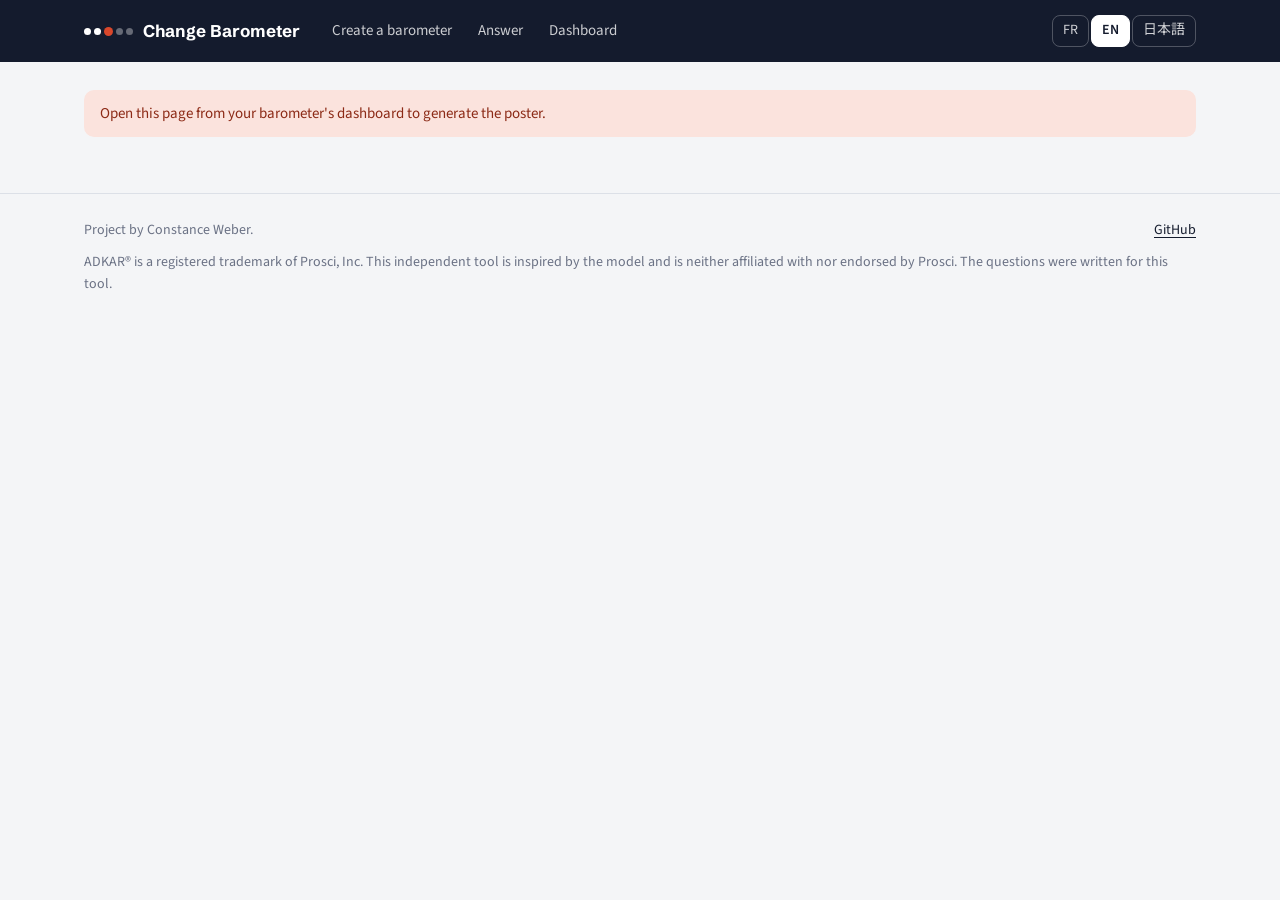
<file: poster.html>
<!DOCTYPE html>
<html lang="fr">
<head>
<meta charset="utf-8">
<meta name="viewport" content="width=device-width, initial-scale=1">
<title>Change Barometer</title>
<link rel="icon" href="data:image/svg+xml,%3Csvg xmlns=%27http://www.w3.org/2000/svg%27 viewBox=%270 0 32 32%27%3E%3Crect width=%2732%27 height=%2732%27 rx=%277%27 fill=%27%23141B2D%27/%3E%3Ccircle cx=%2716%27 cy=%2716%27 r=%277%27 fill=%27%23D9472B%27/%3E%3C/svg%3E">
<link rel="preconnect" href="https://fonts.googleapis.com">
<link rel="preconnect" href="https://fonts.gstatic.com" crossorigin>
<link href="https://fonts.googleapis.com/css2?family=Noto+Sans+JP:wght@400;600;700&family=Schibsted+Grotesk:wght@600;700;800&family=Source+Sans+3:wght@400;600;700&display=swap" rel="stylesheet">
<link rel="stylesheet" href="assets/style.css">
<style>
  @page { size: A4; margin: 0; }
  .tools { display: flex; gap: 12px; align-items: end; flex-wrap: wrap; margin: 28px 0 20px; }
  .tools .field { margin: 0; flex: 1; min-width: 240px; }
  .sheet { width: min(210mm, 100%); aspect-ratio: 210 / 297; margin: 0 auto 40px; background: #fff; border: 1px solid var(--line); border-radius: 6px; padding: 7% 8%; display: grid; grid-template-rows: auto 1fr auto; }
  .p-project { font-size: clamp(14px, 2.2vw, 20px); color: var(--muted); margin: 0 0 1.5em; font-weight: 600; }
  .p-title { font-family: var(--display); font-size: clamp(30px, 6.4vw, 60px); line-height: 1.05; letter-spacing: -0.02em; margin: 0 0 .35em; }
  :lang(ja) .p-title { letter-spacing: 0; line-height: 1.3; font-size: clamp(26px, 5.4vw, 50px); }
  .p-sub { font-size: clamp(16px, 2.8vw, 26px); color: var(--ink-2); margin: 0; }
  .p-qr { display: grid; place-items: center; padding: 4% 0; }
  .p-qr svg { width: min(62%, 120mm); height: auto; }
  .p-steps { display: grid; grid-template-columns: repeat(3, minmax(0, 1fr)); gap: 4%; border-top: 3px solid var(--ink); padding-top: 4%; }
  .p-steps div { font-size: clamp(12px, 1.9vw, 17px); color: var(--ink-2); }
  .p-steps b { display: block; font-family: var(--display); font-size: 1.8em; color: var(--ink); line-height: 1; margin-bottom: .3em; }
  .p-contact { grid-column: 1 / -1; margin: 3% 0 0; font-size: clamp(12px, 1.9vw, 17px); }
  @media print {
    body { background: #fff; }
    .sheet { width: 210mm; height: 297mm; border: 0; border-radius: 0; margin: 0; aspect-ratio: auto; padding: 18mm 18mm 16mm; }
    main.wrap { padding: 0; max-width: none; }
    .p-title { font-size: 54pt; } :lang(ja) .p-title { font-size: 44pt; }
    .p-sub { font-size: 22pt; } .p-project { font-size: 16pt; } .p-steps div, .p-contact { font-size: 14pt; }
    footer.site, .tools { display: none !important; }
  }
</style>
</head>
<body data-page="poster">
<header id="nav" class="nav"></header>
<main class="wrap">
  <div id="missing" class="error" hidden style="margin-top:28px"></div>
  <div class="tools no-print" id="tools">
    <div class="field"><label for="contact" id="contactLabel"></label><input class="input" id="contact" maxlength="80"></div>
    <button class="btn btn-primary" type="button" id="print"></button>
  </div>
  <section class="sheet" id="sheet">
    <div>
      <p class="p-project" id="project"></p>
      <h1 class="p-title" id="title"></h1>
      <p class="p-sub" id="sub"></p>
    </div>
    <div class="p-qr" id="qr"></div>
    <div class="p-steps" id="steps"></div>
  </section>
</main>
<footer id="footer" class="site"></footer>
<script src="assets/core.js"></script>
<script src="assets/page.js"></script>
<script src="assets/qr.js"></script>
<script>
(function () {
  const T = {
    fr: {
      title: "Comment vivez-vous ce changement ?", sub: "3 minutes, anonyme, depuis votre téléphone.",
      steps: [["1", "Scannez le code avec l'appareil photo de votre téléphone."], ["2", "Choisissez votre équipe et répondez aux 15 affirmations."], ["3", "Renvoyez le code qui s'affiche à la fin."]],
      contact: "Personne à qui renvoyer le code (facultatif)", contactPh: "Ex. Marie Dupont, marie.dupont@entreprise.com", sendTo: "Code à renvoyer à", print: "Imprimer l'affiche",
      missing: "Ouvrez cette page depuis le tableau de bord de votre baromètre pour générer l'affiche.",
    },
    en: {
      title: "How are you experiencing this change?", sub: "3 minutes, anonymous, from your phone.",
      steps: [["1", "Scan the code with your phone's camera."], ["2", "Choose your team and rate the 15 statements."], ["3", "Send back the code shown at the end."]],
      contact: "Person to send the code to (optional)", contactPh: "e.g. Mary Smith, mary.smith@company.com", sendTo: "Send your code to", print: "Print the poster",
      missing: "Open this page from your barometer's dashboard to generate the poster.",
    },
    ja: {
      title: "この変革をどう感じていますか？", sub: "スマートフォンで3分、匿名で回答できます。",
      steps: [["1", "スマートフォンのカメラでコードを読み取ります。"], ["2", "チームを選び、15の設問に回答します。"], ["3", "最後に表示されるコードを返信します。"]],
      contact: "コードの返信先（任意）", contactPh: "例：山田花子 hanako.yamada@company.co.jp", sendTo: "コードの返信先", print: "ポスターを印刷",
      missing: "ポスターを作成するには、バロメーターのダッシュボードからこのページを開いてください。",
    },
  };
  const $ = (id) => document.getElementById(id);
  const ctx = Page.surveyFromHash();
  const sv = ctx && ctx.survey;
  const url = sv ? new URL("survey.html", location.href).href.split("#")[0] + "#s=" + ctx.token : "";
  const qrSvg = sv ? QR.toSvg(QR.encode(url, "M"), 2) : "";
  const key = sv ? "cb-poster-" + sv.id : null;
  try { if (key) $("contact").value = localStorage.getItem(key) || ""; } catch (e) { /* ignore */ }

  function render(lang) {
    const t = T[lang];
    $("missing").hidden = !!sv; $("tools").hidden = !sv; $("sheet").hidden = !sv;
    $("missing").textContent = t.missing;
    if (!sv) return;
    $("contactLabel").textContent = t.contact; $("contact").placeholder = t.contactPh; $("print").textContent = t.print;
    $("project").textContent = sv.name;
    $("title").textContent = t.title; $("sub").textContent = t.sub;
    $("qr").innerHTML = qrSvg;
    const c = $("contact").value.trim();
    $("steps").innerHTML = t.steps.map(([n, x]) => `<div><b>${n}</b>${CB.esc(x)}</div>`).join("") +
      (c ? `<p class="p-contact"><strong>${CB.esc(t.sendTo)}${CB.esc(CB.UI[lang].sep)}</strong>${CB.esc(c)}</p>` : "");
  }
  $("contact").addEventListener("input", () => { try { localStorage.setItem(key, $("contact").value); } catch (e) { /* ignore */ } render(Page.lang); });
  $("print").addEventListener("click", () => window.print());
  Page.start(render);
})();
</script>
</body>
</html>
</file>
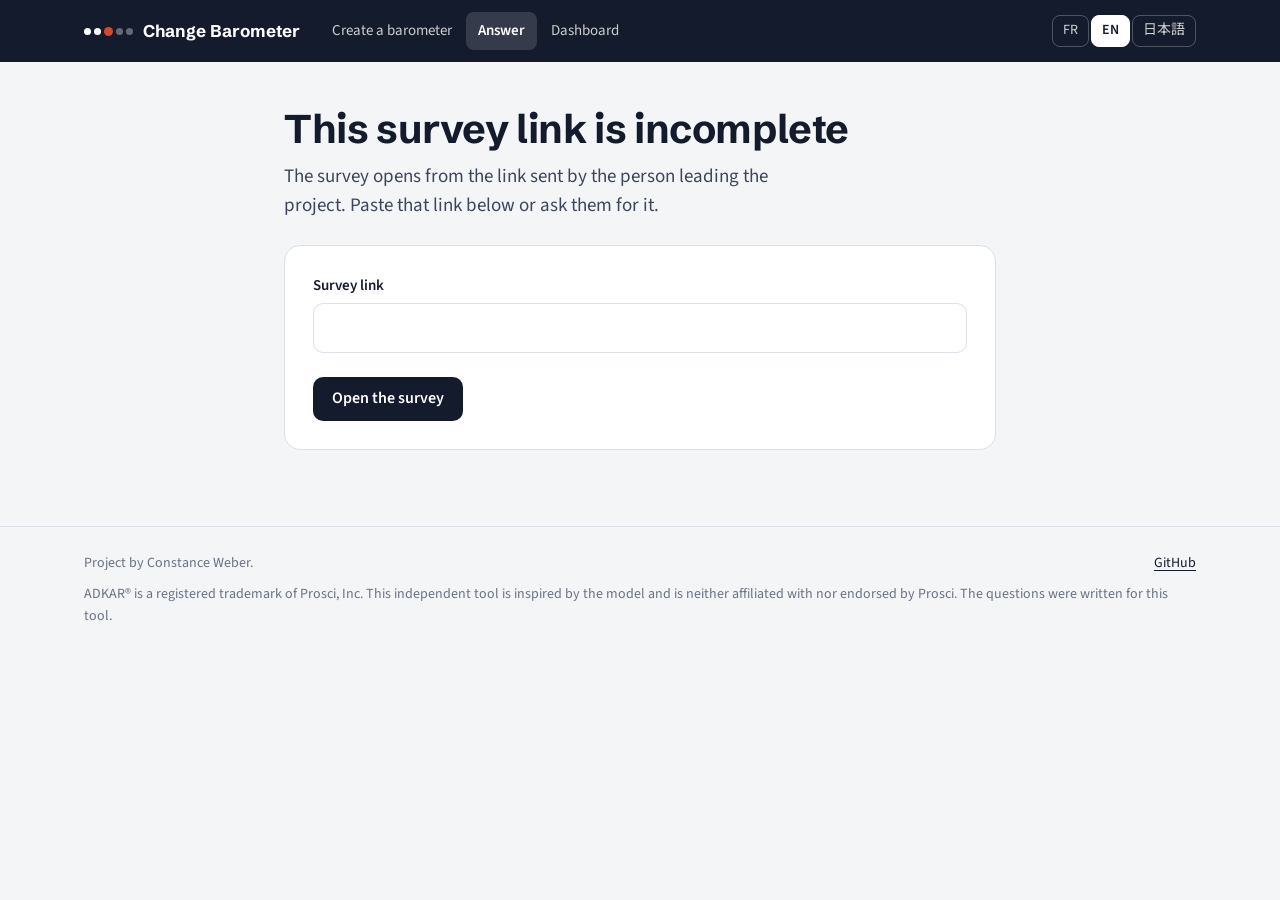
<file: survey.html>
<!DOCTYPE html>
<html lang="fr">
<head>
<meta charset="utf-8">
<meta name="viewport" content="width=device-width, initial-scale=1">
<title>Change Barometer</title>
<link rel="icon" href="data:image/svg+xml,%3Csvg xmlns=%27http://www.w3.org/2000/svg%27 viewBox=%270 0 32 32%27%3E%3Crect width=%2732%27 height=%2732%27 rx=%277%27 fill=%27%23141B2D%27/%3E%3Ccircle cx=%2716%27 cy=%2716%27 r=%277%27 fill=%27%23D9472B%27/%3E%3C/svg%3E">
<link rel="preconnect" href="https://fonts.googleapis.com">
<link rel="preconnect" href="https://fonts.gstatic.com" crossorigin>
<link href="https://fonts.googleapis.com/css2?family=Noto+Sans+JP:wght@400;600;700&family=Schibsted+Grotesk:wght@600;700;800&family=Source+Sans+3:wght@400;600;700&display=swap" rel="stylesheet">
<link rel="stylesheet" href="assets/style.css">
<style>
  .narrow { max-width: 760px; }
  .s-head { padding: 44px 0 20px; }
  .s-head h1 { font-size: clamp(28px, 4vw, 40px); margin: 0 0 10px; line-height: 1.15; }
  .anon { display: flex; gap: 12px; align-items: flex-start; background: var(--ok-soft); color: #0F5249; border-radius: var(--r-md); padding: 14px 16px; font-size: 15px; margin-bottom: 24px; }
  .anon svg { flex: none; margin-top: 2px; }
  .teams { display: flex; flex-wrap: wrap; gap: 8px; }
  .chip input { position: absolute; opacity: 0; pointer-events: none; }
  .chip span { display: inline-block; border: 1px solid var(--line); background: var(--surface); border-radius: 999px; padding: 8px 16px; cursor: pointer; font-weight: 600; font-size: 15px; }
  .chip input:checked + span { background: var(--ink); border-color: var(--ink); color: #fff; }
  .chip input:focus-visible + span { outline: 3px solid var(--watch); outline-offset: 2px; }
  .progress { position: sticky; top: 62px; z-index: 5; background: var(--paper); padding: 12px 0; margin-bottom: 8px; }
  .bar { height: 6px; background: var(--line); border-radius: 3px; overflow: hidden; }
  .bar i { display: block; height: 100%; width: 0; background: var(--ok); transition: width .25s; }
  .progress .note { margin-top: 6px; display: block; }
  .q { border: 0; margin: 0; padding: 22px 0; border-bottom: 1px solid var(--line); }
  .q legend { font-weight: 600; font-size: 18px; padding: 0; margin-bottom: 14px; display: flex; gap: 12px; }
  .q legend .n { color: var(--muted); font-weight: 400; min-width: 24px; }
  .scale { display: grid; grid-template-columns: repeat(5, minmax(0, 1fr)); gap: 6px; }
  .opt { display: grid; }
  .opt input { position: absolute; opacity: 0; pointer-events: none; }
  .opt span { display: grid; place-items: center; text-align: center; min-height: 58px; padding: 8px 6px; border: 1px solid var(--line); background: var(--surface); border-radius: var(--r-md); cursor: pointer; font-size: 14px; line-height: 1.25; }
  .opt span b { display: block; font-family: var(--display); font-size: 18px; }
  .opt:hover span { border-color: var(--ink-2); }
  .opt input:checked + span { background: var(--ink); color: #fff; border-color: var(--ink); }
  .opt input:focus-visible + span { outline: 3px solid var(--watch); outline-offset: 2px; }
  .opt em { font-style: normal; }
  .scale-legend { display: none; justify-content: space-between; gap: 12px; font-size: 13px; color: var(--muted); margin-top: 6px; }
  .q.missing legend { color: var(--barrier); }
  .done { text-align: center; padding: 40px 28px; }
  .code { font-family: ui-monospace, SFMono-Regular, Menlo, monospace; font-size: clamp(30px, 8vw, 46px); font-weight: 700; letter-spacing: .08em; background: var(--paper); border: 2px dashed var(--rail); border-radius: var(--r-md); padding: 18px 12px; margin: 20px 0; word-break: break-all; user-select: all; }
  @media (max-width: 620px) {
    .opt span { min-height: 48px; }
    .opt span em { display: none; }
    .scale-legend { display: flex; }
    .progress { top: 104px; }
  }
</style>
</head>
<body data-page="survey">
<header id="nav" class="nav"></header>

<main class="wrap narrow">
  <div id="missing" class="s-head" hidden>
    <h1 id="mTitle"></h1>
    <p class="lead" id="mText"></p>
    <form id="pasteForm" class="panel">
      <div class="field"><label for="pasted" id="pasteLabel"></label><input class="input" id="pasted" autocomplete="off"></div>
      <div class="error" id="pasteError" hidden></div>
      <button class="btn btn-primary" type="submit" id="pasteBtn" style="margin-top:8px"></button>
    </form>
  </div>

  <form id="survey" hidden novalidate>
    <div class="s-head">
      <p class="sub" id="project"></p>
      <h1 id="title"></h1>
      <p class="lead" id="intro"></p>
    </div>
    <div class="anon">
      <svg width="20" height="20" viewBox="0 0 24 24" fill="none" stroke="currentColor" stroke-width="2" aria-hidden="true"><rect x="4" y="10" width="16" height="11" rx="2"/><path d="M8 10V7a4 4 0 0 1 8 0v3"/></svg>
      <span id="anon"></span>
    </div>
    <fieldset class="q" id="teamQ">
      <legend><span id="teamLabel"></span></legend>
      <div class="teams" id="teams"></div>
    </fieldset>
    <div class="progress" aria-hidden="true"><div class="bar"><i id="barFill"></i></div><span class="note" id="count"></span><div class="scale-legend"><span id="lo"></span><span id="hi"></span></div></div>
    <div id="questions"></div>
    <div class="error" id="formError" hidden style="margin-top:20px"></div>
    <div class="actions-row" style="margin:24px 0"><button class="btn btn-primary" type="submit" id="submit"></button></div>
  </form>

  <section id="done" class="panel done" hidden style="margin-top:44px">
    <h1 id="dTitle" style="font-size:30px;margin:0 0 8px"></h1>
    <p class="lead" id="dText" style="margin:0 auto;max-width:48ch"></p>
    <div class="code" id="code"></div>
    <div class="actions-row" style="justify-content:center">
      <button class="btn btn-primary" type="button" id="copy"></button>
      <a class="btn btn-secondary" id="mail" href="#"></a>
      <button class="btn btn-quiet" type="button" id="again"></button>
    </div>
    <p class="note" id="dNote" style="margin-top:20px"></p>
  </section>
</main>

<footer id="footer" class="site"></footer>

<script src="assets/core.js"></script>
<script src="assets/page.js"></script>
<script>
(function () {
  const T = {
    fr: {
      mTitle: "Ce lien de sondage est incomplet",
      mText: "Le sondage s'ouvre avec le lien envoyé par la personne qui pilote le projet. Collez ce lien ci-dessous ou demandez-le lui.",
      paste: "Lien du sondage", pasteBtn: "Ouvrir le sondage", pasteErr: "Ce lien n'est pas reconnu. Vérifiez qu'il a été copié en entier.",
      project: "Projet", title: "Comment vivez-vous ce changement ?",
      intro: "15 affirmations, environ 3 minutes. Il n'y a pas de bonne ou de mauvaise réponse : dites simplement où vous en êtes aujourd'hui.",
      anon: "Vos réponses sont anonymes. Rien n'est envoyé sur internet : à la fin, vous obtenez un code qui contient seulement votre équipe et vos 15 notes. Les résultats d'une équipe ne s'affichent qu'à partir de 3 réponses.",
      team: "Votre équipe", count: (a, n) => `${a} sur ${n} réponses`,
      submit: "Obtenir mon code", errTeam: "Choisissez votre équipe.", errQ: (k) => `Il reste ${k} affirmation${k > 1 ? "s" : ""} sans réponse.`,
      dTitle: "Merci pour vos réponses",
      dText: "Copiez ce code et renvoyez-le à la personne qui vous a transmis le sondage, par mail ou par messagerie.",
      copy: "Copier le code", copied: "Code copié", again: "Répondre à nouveau", mail: "Envoyer par mail", mailSubj: "Mon code de réponse", left: (k) => ` (encore ${k})`,
      dNote: "Le code ne contient ni votre nom ni votre adresse. Vos réponses sont effacées dès que vous fermez cet onglet.",
    },
    en: {
      mTitle: "This survey link is incomplete",
      mText: "The survey opens from the link sent by the person leading the project. Paste that link below or ask them for it.",
      paste: "Survey link", pasteBtn: "Open the survey", pasteErr: "This link is not recognised. Check that it was copied in full.",
      project: "Project", title: "How are you experiencing this change?",
      intro: "15 statements, about 3 minutes. There is no right or wrong answer: just say where you stand today.",
      anon: "Your answers are anonymous. Nothing is sent over the internet: at the end you get a code that only holds your team and your 15 ratings. A team's results only appear from 3 answers.",
      team: "Your team", count: (a, n) => `${a} of ${n} answered`,
      submit: "Get my code", errTeam: "Choose your team.", errQ: (k) => `${k} statement${k > 1 ? "s" : ""} still without an answer.`,
      dTitle: "Thank you for your answers",
      dText: "Copy this code and send it back to the person who shared the survey with you, by email or chat.",
      copy: "Copy the code", copied: "Code copied", again: "Answer again", mail: "Send by email", mailSubj: "My response code", left: (k) => ` (${k} left)`,
      dNote: "The code contains neither your name nor your email address. Your answers are erased as soon as you close this tab.",
    },
    ja: {
      mTitle: "このアンケートのリンクは不完全です",
      mText: "アンケートは、プロジェクト担当者から送られたリンクから開きます。リンクを下に貼り付けるか、担当者に確認してください。",
      paste: "アンケートのリンク", pasteBtn: "アンケートを開く", pasteErr: "このリンクは認識できません。すべてコピーされているか確認してください。",
      project: "プロジェクト", title: "この変革をどう感じていますか？",
      intro: "15の設問、約3分です。正解も不正解もありません。今の率直な状態をお答えください。",
      anon: "回答は匿名です。インターネットには何も送信されません。最後に、チームと15の評価だけを含むコードが表示されます。各チームの結果は回答が3件以上集まった場合のみ表示されます。",
      team: "所属チーム", count: (a, n) => `${n}問中${a}問回答済み`,
      submit: "コードを表示", errTeam: "チームを選択してください。", errQ: (k) => `未回答の設問が${k}問あります。`,
      dTitle: "ご回答ありがとうございました",
      dText: "このコードをコピーし、アンケートを送ってくれた方にメールやチャットで返信してください。",
      copy: "コードをコピー", copied: "コピーしました", again: "もう一度回答する", mail: "メールで送る", mailSubj: "回答コード", left: (k) => `（残り${k}問）`,
      dNote: "コードにはお名前もメールアドレスも含まれません。このタブを閉じると回答は消去されます。",
    },
  };
  const $ = (id) => document.getElementById(id);
  const answers = {};
  let team = null, ctx = Page.surveyFromHash(), code = null, tried = false;

  function view() {
    const ok = ctx && ctx.survey;
    $("missing").hidden = !!ok;
    $("survey").hidden = !ok || !!code;
    $("done").hidden = !code;
  }

  function progress(t) {
    const a = Object.keys(answers).length, n = CB.QUESTIONS.length;
    $("barFill").style.width = (a / n * 100) + "%";
    $("count").textContent = t.count(a, n);
    $("submit").textContent = t.submit + (team === null || a < n ? t.left(n - a + (team === null ? 1 : 0)) : "");
  }

  function render(lang) {
    const t = T[lang];
    const set = (id, v) => { $(id).textContent = v; };
    set("mTitle", t.mTitle); set("mText", t.mText); set("pasteLabel", t.paste); set("pasteBtn", t.pasteBtn);
    if (!$("pasteError").hidden) set("pasteError", t.pasteErr);
    view();
    if (ctx && ctx.survey) {
      const sv = ctx.survey;
      $("project").textContent = t.project + CB.UI[lang].sep + sv.name;
      set("title", t.title); set("intro", t.intro); set("anon", t.anon); set("teamLabel", t.team);
      $("teams").innerHTML = sv.teams.map((x, i) => `<label class="chip"><input type="radio" name="team" value="${i}"${team === i ? " checked" : ""}><span>${CB.esc(x)}</span></label>`).join("");
      $("questions").innerHTML = CB.QUESTIONS.map((q, i) => `<fieldset class="q${tried && !answers[q.id] ? " missing" : ""}" id="q-${q.id}">
        <legend><span class="n">${i + 1}</span><span>${CB.esc(q[lang])}</span></legend>
        <div class="scale">${CB.SCALE[lang].map((lbl, k) => `<label class="opt"><input type="radio" name="${q.id}" value="${k + 1}"${answers[q.id] === k + 1 ? " checked" : ""}><span><b>${k + 1}</b><em>${CB.esc(lbl)}</em></span></label>`).join("")}</div>
      </fieldset>`).join("");
      progress(t);
      $("lo").textContent = "1 = " + CB.SCALE[lang][0]; $("hi").textContent = "5 = " + CB.SCALE[lang][4];
      if (!$("formError").hidden) validate(false);
    }
    set("dTitle", t.dTitle); set("dText", t.dText); set("copy", t.copy); set("again", t.again); set("dNote", t.dNote); set("mail", t.mail);
    if (code) $("mail").href = "mailto:?subject=" + encodeURIComponent(t.mailSubj + (ctx && ctx.survey ? " : " + ctx.survey.name : "")) + "&body=" + encodeURIComponent(code);
    if (code) $("code").textContent = code;
  }

  function validate(focus) {
    const t = T[Page.lang];
    const missing = CB.QUESTIONS.filter((q) => !answers[q.id]);
    let msg = null, target = null;
    if (team === null) { msg = t.errTeam; target = $("teamQ"); }
    else if (missing.length) { msg = t.errQ(missing.length); target = $("q-" + missing[0].id); }
    $("formError").hidden = !msg;
    if (msg) $("formError").textContent = msg;
    CB.QUESTIONS.forEach((q) => { const el = $("q-" + q.id); if (el) el.classList.toggle("missing", tried && !answers[q.id]); });
    if (msg && focus && target) { target.scrollIntoView({ block: "center" }); const inp = target.querySelector("input"); if (inp) inp.focus({ preventScroll: true }); }
    return !msg;
  }

  // Draft kept for this tab only, so a refresh does not lose the answers
  const draftKey = () => "cb-draft-" + (ctx && ctx.survey ? ctx.survey.id : "");
  const saveDraft = () => { try { sessionStorage.setItem(draftKey(), JSON.stringify({ team, answers })); } catch (e) { /* ignore */ } };
  const clearDraft = () => { try { sessionStorage.removeItem(draftKey()); } catch (e) { /* ignore */ } };
  try {
    const d = JSON.parse(sessionStorage.getItem(draftKey()) || "null");
    if (d && ctx && ctx.survey) { if (d.team !== null && d.team < ctx.survey.teams.length) team = d.team; Object.assign(answers, d.answers || {}); }
  } catch (e) { /* ignore */ }

  const reduce = window.matchMedia("(prefers-reduced-motion: reduce)").matches;
  function goNext(fromId) {
    const i = CB.QUESTIONS.findIndex((q) => q.id === fromId);
    const next = CB.QUESTIONS.slice(i + 1).concat(CB.QUESTIONS.slice(0, i)).find((q) => !answers[q.id]);
    const target = next ? $("q-" + next.id) : $("submit");
    setTimeout(() => target.scrollIntoView({ block: "center", behavior: reduce ? "auto" : "smooth" }), 180);
  }

  $("survey").addEventListener("change", (e) => {
    const el = e.target;
    if (el.name === "team") { team = Number(el.value); progress(T[Page.lang]); saveDraft(); if (!Object.keys(answers).length) goNext(null); }
    else if (/^[ADKBR][1-3]$/.test(el.name)) {
      const first = !answers[el.name];
      answers[el.name] = Number(el.value);
      $("q-" + el.name).classList.remove("missing");
      progress(T[Page.lang]);
      saveDraft();
      if (first) goNext(el.name);
    }
    if (!$("formError").hidden) validate(false);
  });

  $("survey").addEventListener("submit", (e) => {
    e.preventDefault();
    tried = true;
    if (!validate(true)) return;
    code = CB.encodeResponse(ctx.survey.id, team, answers);
    clearDraft();
    render(Page.lang);
    window.scrollTo(0, 0);
    $("copy").focus();
  });

  $("copy").addEventListener("click", () => Page.copy(code, T[Page.lang].copied));
  $("again").addEventListener("click", () => {
    code = null; team = null; tried = false; clearDraft();
    Object.keys(answers).forEach((k) => delete answers[k]);
    $("formError").hidden = true;
    render(Page.lang); window.scrollTo(0, 0);
  });

  $("pasteForm").addEventListener("submit", (e) => {
    e.preventDefault();
    const m = $("pasted").value.match(/s=([A-Za-z0-9_-]+)/);
    const sv = m && CB.decodeSurvey(m[1]);
    if (!sv) { $("pasteError").hidden = false; $("pasteError").textContent = T[Page.lang].pasteErr; return; }
    location.hash = "s=" + m[1];
  });
  window.addEventListener("hashchange", () => { ctx = Page.surveyFromHash(); Page.refreshShell(); render(Page.lang); });

  Page.start(render);
})();
</script>
</body>
</html>
</file>
<file: assets/style.css>
/* Change Barometer: shared styles */
:root {
  --ink: #141B2D;
  --ink-2: #3D4559;
  --muted: #6B7285;
  --paper: #F4F5F7;
  --surface: #FFFFFF;
  --line: #DCE0E7;
  --rail: #C9CFDA;
  --ok: #1B8A7A;
  --ok-soft: #DDF1EC;
  --watch: #E2A23B;
  --watch-soft: #FCF0D9;
  --barrier: #D9472B;
  --barrier-soft: #FBE3DD;
  --none: #E7EAF0;
  --r-lg: 16px;
  --r-md: 10px;
  --display: "Schibsted Grotesk", "Source Sans 3", "Noto Sans JP", system-ui, sans-serif;
  --body: "Source Sans 3", "Noto Sans JP", system-ui, -apple-system, "Segoe UI", sans-serif;
}
* { box-sizing: border-box; }
html { scroll-behavior: smooth; }
@media (prefers-reduced-motion: reduce) {
  html { scroll-behavior: auto; }
  *, *::before, *::after { transition: none !important; animation: none !important; }
}
body { margin: 0; font-family: var(--body); font-size: 17px; line-height: 1.55; color: var(--ink); background: var(--paper); -webkit-font-smoothing: antialiased; }
:lang(ja) { --display: "Noto Sans JP", system-ui, sans-serif; --body: "Noto Sans JP", system-ui, sans-serif; }
:lang(ja) body { font-size: 16px; line-height: 1.75; }
a { color: var(--ink); text-underline-offset: 3px; }
button, input, select, textarea { font: inherit; color: inherit; }
:focus-visible { outline: 3px solid var(--watch); outline-offset: 2px; border-radius: 6px; }
[hidden] { display: none !important; }
.wrap { max-width: 1160px; margin: 0 auto; padding: 0 24px; }
.visually-hidden { position: absolute !important; width: 1px; height: 1px; overflow: hidden; clip: rect(0 0 0 0); white-space: nowrap; }

/* Navigation */
.nav { background: var(--ink); color: #fff; position: sticky; top: 0; z-index: 20; }
.nav .wrap { display: flex; align-items: center; gap: 20px; min-height: 62px; }
.brand { display: flex; align-items: center; gap: 10px; color: #fff; text-decoration: none; font-family: var(--display); font-weight: 700; font-size: 17px; }
.brand-mark { display: flex; align-items: center; gap: 3px; }
.brand-mark i { width: 7px; height: 7px; border-radius: 50%; background: #fff; }
.brand-mark i:nth-child(3) { background: var(--barrier); width: 9px; height: 9px; }
.brand-mark i:nth-child(4), .brand-mark i:nth-child(5) { background: rgba(255, 255, 255, .35); }
.nav-links { display: flex; gap: 2px; }
.nav-links a { color: rgba(255, 255, 255, .78); text-decoration: none; padding: 7px 12px; border-radius: 8px; font-size: 15px; }
.nav-links a:hover { color: #fff; background: rgba(255, 255, 255, .08); }
.nav-links a[aria-current="page"] { color: #fff; background: rgba(255, 255, 255, .14); font-weight: 600; }
.lang { margin-left: auto; display: inline-flex; gap: 2px; }
.lang button { border: 1px solid rgba(255, 255, 255, .25); background: transparent; color: rgba(255, 255, 255, .8); border-radius: 8px; padding: 4px 10px; cursor: pointer; font-size: 14px; }
.lang button.on { background: #fff; color: var(--ink); border-color: #fff; font-weight: 600; }

/* Type */
h1, h2, h3 { font-family: var(--display); letter-spacing: -0.01em; }
.hero { padding: 56px 0 36px; }
.hero h1 { font-size: clamp(34px, 5vw, 58px); line-height: 1.05; margin: 0 0 16px; max-width: 18ch; letter-spacing: -0.025em; }
:lang(ja) .hero h1 { letter-spacing: 0; line-height: 1.25; }
.lead { font-size: 19px; color: var(--ink-2); max-width: 60ch; margin: 0 0 24px; }
.sub { color: var(--muted); font-size: 15px; margin: 0; }
.note { color: var(--muted); font-size: 14px; }

/* Buttons and fields */
.btn { display: inline-flex; align-items: center; justify-content: center; gap: 8px; border: 1px solid transparent; border-radius: var(--r-md); padding: 11px 18px; font-weight: 600; font-size: 16px; cursor: pointer; text-decoration: none; line-height: 1.2; }
.btn-primary { background: var(--ink); color: #fff; }
.btn-primary:hover { background: #26304A; }
.btn-secondary { background: var(--surface); color: var(--ink); border-color: var(--line); }
.btn-secondary:hover { border-color: var(--ink); }
.btn-quiet { background: transparent; color: var(--ink-2); padding: 8px 10px; }
.btn-sm { padding: 7px 12px; font-size: 14px; }
.actions-row { display: flex; gap: 10px; flex-wrap: wrap; }
.field { display: grid; gap: 6px; margin-bottom: 16px; }
.field label, .label { font-weight: 600; font-size: 15px; }
.input, .textarea { width: 100%; border: 1px solid var(--line); border-radius: var(--r-md); padding: 11px 13px; background: var(--surface); }
.textarea { min-height: 140px; resize: vertical; font-family: ui-monospace, SFMono-Regular, Menlo, monospace; font-size: 14px; }
.input:focus, .textarea:focus { outline: none; border-color: var(--ink); box-shadow: 0 0 0 3px rgba(20, 27, 45, .12); }

.panel { background: var(--surface); border: 1px solid var(--line); border-radius: var(--r-lg); padding: 28px; }
.panel + .panel { margin-top: 20px; }
.panel h2 { font-size: 24px; margin: 0 0 6px; }
.panel h3 { font-size: 17px; margin: 0 0 8px; }

/* Status pills */
.pill { display: inline-flex; align-items: center; gap: 6px; font-size: 13px; font-weight: 600; border-radius: 999px; padding: 3px 10px; white-space: nowrap; }
.pill::before { content: ""; width: 8px; height: 8px; border-radius: 50%; background: currentColor; }
.pill-ok { background: var(--ok-soft); color: #11665A; }
.pill-watch { background: var(--watch-soft); color: #8A5A0B; }
.pill-barrier { background: var(--barrier-soft); color: #A8321B; }
.pill-none { background: var(--none); color: var(--muted); }

/* The ADKAR line: 5 stations on a rail, the barrier point marked */
.line { position: relative; display: grid; grid-template-columns: repeat(5, 1fr); padding-top: 4px; }
.line::before { content: ""; position: absolute; left: 10%; right: 10%; top: 17px; height: 4px; background: var(--rail); border-radius: 2px; }
.station { position: relative; display: grid; justify-items: center; gap: 6px; text-align: center; padding: 0 4px; }
.dot { position: relative; z-index: 1; width: 30px; height: 30px; border-radius: 50%; background: var(--surface); border: 4px solid var(--rail); display: grid; place-items: center; font-family: var(--display); font-weight: 700; font-size: 13px; color: var(--ink); }
.station[data-s="ok"] .dot { border-color: var(--ok); background: var(--ok); color: #fff; }
.station[data-s="watch"] .dot { border-color: var(--watch); background: var(--watch-soft); }
.station[data-s="barrier"] .dot { border-color: var(--barrier); background: var(--barrier-soft); }
.station.stop .dot { width: 38px; height: 38px; margin-top: -4px; background: var(--barrier); border-color: var(--barrier); color: #fff; box-shadow: 0 0 0 5px rgba(217, 71, 43, .18); }
.station.stop.watchpt .dot { background: var(--watch); border-color: var(--watch); color: var(--ink); box-shadow: 0 0 0 5px rgba(226, 162, 59, .22); }
.station .name { font-size: 13px; font-weight: 600; line-height: 1.2; }
.station .score { font-size: 13px; color: var(--muted); }
.stop-label { font-size: 11px; font-weight: 700; letter-spacing: .02em; color: var(--barrier); }
.station.watchpt .stop-label { color: #8A5A0B; }

.toast { position: fixed; bottom: 24px; left: 50%; transform: translate(-50%, 20px); background: var(--ink); color: #fff; padding: 10px 16px; border-radius: var(--r-md); font-size: 15px; opacity: 0; pointer-events: none; transition: opacity .2s, transform .2s; z-index: 50; }
.toast.show { opacity: 1; transform: translate(-50%, 0); }
.notice { background: var(--watch-soft); color: #6B4508; border-radius: var(--r-md); padding: 12px 16px; font-size: 15px; }
.error { background: var(--barrier-soft); color: #8C2A16; border-radius: var(--r-md); padding: 12px 16px; font-size: 15px; }

footer.site { margin-top: 56px; border-top: 1px solid var(--line); padding: 26px 0 40px; color: var(--muted); font-size: 14px; }
footer.site .wrap { display: grid; gap: 10px; }
footer.site .row { display: flex; justify-content: space-between; gap: 16px; flex-wrap: wrap; }
.print-only { display: none; }

@media (max-width: 720px) {
  .nav .wrap { flex-wrap: wrap; padding-top: 10px; padding-bottom: 10px; gap: 10px; }
  .nav-links { order: 3; width: 100%; flex-wrap: wrap; }
  .panel { padding: 20px; }
  .station .name { font-size: 11px; }
  .dot { width: 26px; height: 26px; font-size: 12px; }
  .line::before { top: 15px; }
}
@media print {
  body { background: #fff; font-size: 11pt; }
  .nav, .no-print, footer.site .row, .toast { display: none !important; }
  .panel { border: 0; padding: 0; break-inside: avoid; }
  .print-only { display: block; }
}
</file>
<file: assets/report.css>
/* Printable report (PDF export). Built by JavaScript, only visible when printing.
   Same layout as the CSR pre-assessment report. */
.rp-doc { display: none; }

@media print {
  @page { size: A4; margin: 0; }
  @page flow { size: A4; margin: 16mm 18mm 16mm; }
  html, body { background: #fff !important; }
  body.has-report > *:not(.rp-doc) { display: none !important; }
  body.has-report .rp-doc { display: block; }

  .rp-doc { font-family: var(--body); color: var(--ink); font-size: 10.5pt; line-height: 1.45; -webkit-print-color-adjust: exact; print-color-adjust: exact; }
  .rp-page { position: relative; width: 210mm; height: 296mm; padding: 16mm 18mm 14mm; display: flex; flex-direction: column; overflow: hidden; break-after: page; }
  .rp-page:last-child { break-after: auto; }
  .rp-top { display: flex; justify-content: space-between; align-items: center; font-size: 9pt; color: var(--muted); padding-bottom: 5mm; border-bottom: 1.5pt solid var(--ink); margin-bottom: 9mm; }
  .rp-top b { color: var(--ink); font-family: var(--display); font-size: 10.5pt; }
  .rp-foot { margin-top: auto; padding-top: 4mm; border-top: .5pt solid var(--line); display: flex; justify-content: space-between; gap: 8mm; font-size: 8pt; color: var(--muted); }
  .rp-title { font-family: var(--display); font-size: 26pt; line-height: 1.1; margin: 0 0 4mm; letter-spacing: -0.01em; }
  .rp-h2 { font-family: var(--display); font-size: 15pt; margin: 0 0 2mm; }
  .rp-h3 { font-size: 9pt; font-weight: 600; color: var(--muted); margin: 0 0 3mm; letter-spacing: .02em; }
  .rp-lead { color: var(--ink-2); margin: 0 0 6mm; }
  .rp-meta { display: grid; grid-template-columns: repeat(4, minmax(0, 1fr)); gap: 3mm 6mm; margin: 0 0 9mm; font-size: 9pt; }
  .rp-meta span { display: block; color: var(--muted); font-size: 8pt; }
  .rp-verdict { display: grid; grid-template-columns: 42mm minmax(0, 1fr); gap: 8mm; align-items: center; padding: 7mm 8mm; border-radius: 4mm; margin-bottom: 9mm; }
  .rp-score { font-family: var(--display); font-size: 48pt; font-weight: 700; line-height: 1; }
  .rp-score small { font-size: 14pt; font-weight: 600; color: var(--muted); margin-left: 1mm; }
  .rp-pill { display: inline-block; font-weight: 600; font-size: 9.5pt; padding: 1mm 3.5mm; border-radius: 10mm; margin-bottom: 2.5mm; }
  .rp-verdict p { margin: 0; font-size: 11pt; }
  .rp-cols { display: grid; grid-template-columns: minmax(0, 1.25fr) minmax(0, 1fr); gap: 12mm; margin-bottom: 9mm; }
  .rp-bar { margin-bottom: 3.5mm; }
  .rp-bar .lbl { display: flex; justify-content: space-between; font-size: 9.5pt; margin-bottom: 1.2mm; }
  .rp-bar .lbl b { font-variant-numeric: tabular-nums; }
  .rp-bar .track { height: 2.4mm; border-radius: 2mm; overflow: hidden; }
  .rp-bar .track i { display: block; height: 100%; border-radius: 2mm; }
  .rp-list { margin: 0; padding-left: 4.5mm; display: grid; gap: 1.6mm; font-size: 9.5pt; }
  .rp-empty { color: var(--muted); font-size: 9.5pt; margin: 0; }
  .rp-prio { list-style: none; margin: 0; padding: 0; display: grid; gap: 4mm; counter-reset: rp; }
  .rp-prio li { counter-increment: rp; display: grid; grid-template-columns: 11mm minmax(0, 1fr); gap: 0 3mm; break-inside: avoid; }
  .rp-prio li::before { content: counter(rp); font-family: var(--display); font-weight: 700; font-size: 20pt; line-height: 1; }
  .rp-prio .act { font-weight: 600; font-size: 11pt; margin: 0 0 1mm; }
  .rp-prio .sub { color: var(--muted); font-size: 9pt; margin: 0; }
  .rp-tag { display: inline-block; font-size: 8pt; font-weight: 600; padding: .4mm 2.2mm; border-radius: 10mm; margin-right: 1.5mm; vertical-align: 1px; }
  .rp-table { width: 100%; border-collapse: collapse; font-size: 9.5pt; margin-bottom: 9mm; }
  .rp-table th { text-align: left; font-size: 8pt; font-weight: 600; color: var(--muted); padding: 0 3mm 2.5mm 0; border-bottom: 1pt solid var(--ink); }
  .rp-table td { padding: 3mm 3mm 3mm 0; border-bottom: .5pt solid var(--line); vertical-align: top; }
  .rp-table tr { break-inside: avoid; }
  .rp-table .num { font-family: var(--display); font-weight: 700; width: 8mm; }
  .rp-fine { font-size: 8pt; color: var(--muted); margin: 0 0 2mm; }
  .rp-section { margin-bottom: 8mm; }
  .rp-dots { display: inline-flex; gap: 1.4mm; vertical-align: middle; }
  .rp-dots i { width: 3.4mm; height: 3.4mm; border-radius: 50%; display: inline-block; }
  .rp-dots i.stop { box-shadow: 0 0 0 .7mm #fff, 0 0 0 1.2mm var(--ink); }
  .rp-big-line { display: grid; grid-template-columns: repeat(5, 1fr); gap: 2mm; margin: 0 0 9mm; }
  .rp-big-line div { border-radius: 2.5mm; padding: 3mm 3.5mm; }
  .rp-big-line b { display: block; font-family: var(--display); font-size: 17pt; line-height: 1.1; }
  .rp-big-line span { font-size: 8.5pt; }
  .rp-big-line .stop { outline: 1.2pt solid var(--ink); outline-offset: .8mm; }
  .rp-team { break-inside: avoid; padding: 4mm 0; border-bottom: .5pt solid var(--line); display: grid; grid-template-columns: 52mm minmax(0, 1fr); gap: 6mm; }
  .rp-team h3 { font-family: var(--display); font-size: 11.5pt; margin: 0 0 1mm; }
  .rp-team .meta { font-size: 8.5pt; color: var(--muted); margin: 0; }
  .rp-team ul { margin: 0; padding-left: 4.5mm; font-size: 9.5pt; display: grid; gap: 1.4mm; }
  .rp-team .owner { color: var(--muted); font-size: 8.5pt; }
  .rp-flow { page: flow; }
  .rp-flow .rp-top { margin-bottom: 7mm; }
  .rp-columns { column-count: 2; column-gap: 10mm; }
  .rp-cat { break-inside: avoid; margin: 0 0 6mm; }
  .rp-columns .rp-todo { font-size: 9pt; }
  .rp-columns .rp-cat h3 { font-size: 10.5pt; }
  .rp-cat h3 { font-family: var(--display); font-size: 11.5pt; margin: 0 0 2mm; display: flex; justify-content: space-between; gap: 4mm; }
  .rp-cat h3 span { font-family: var(--body); font-size: 8.5pt; font-weight: 500; color: var(--muted); white-space: nowrap; }
  .rp-todo { list-style: none; margin: 0; padding: 0; display: grid; gap: 1.6mm; font-size: 9.5pt; }
  .rp-todo li { display: grid; grid-template-columns: 4mm minmax(0, 1fr); gap: 2.5mm; }
  .rp-todo li::before { content: ""; width: 3mm; height: 3mm; border: .8pt solid var(--ink-2); border-radius: .8mm; margin-top: 1mm; }
  .rp-prog { display: grid; grid-template-columns: minmax(0, 1fr) 52mm 16mm; gap: 3mm 6mm; align-items: center; font-size: 9.5pt; }
  .rp-prog .track { height: 2.4mm; border-radius: 2mm; overflow: hidden; }
  .rp-prog .track i { display: block; height: 100%; }
  .rp-prog b { text-align: right; font-variant-numeric: tabular-nums; }
}
</file>
